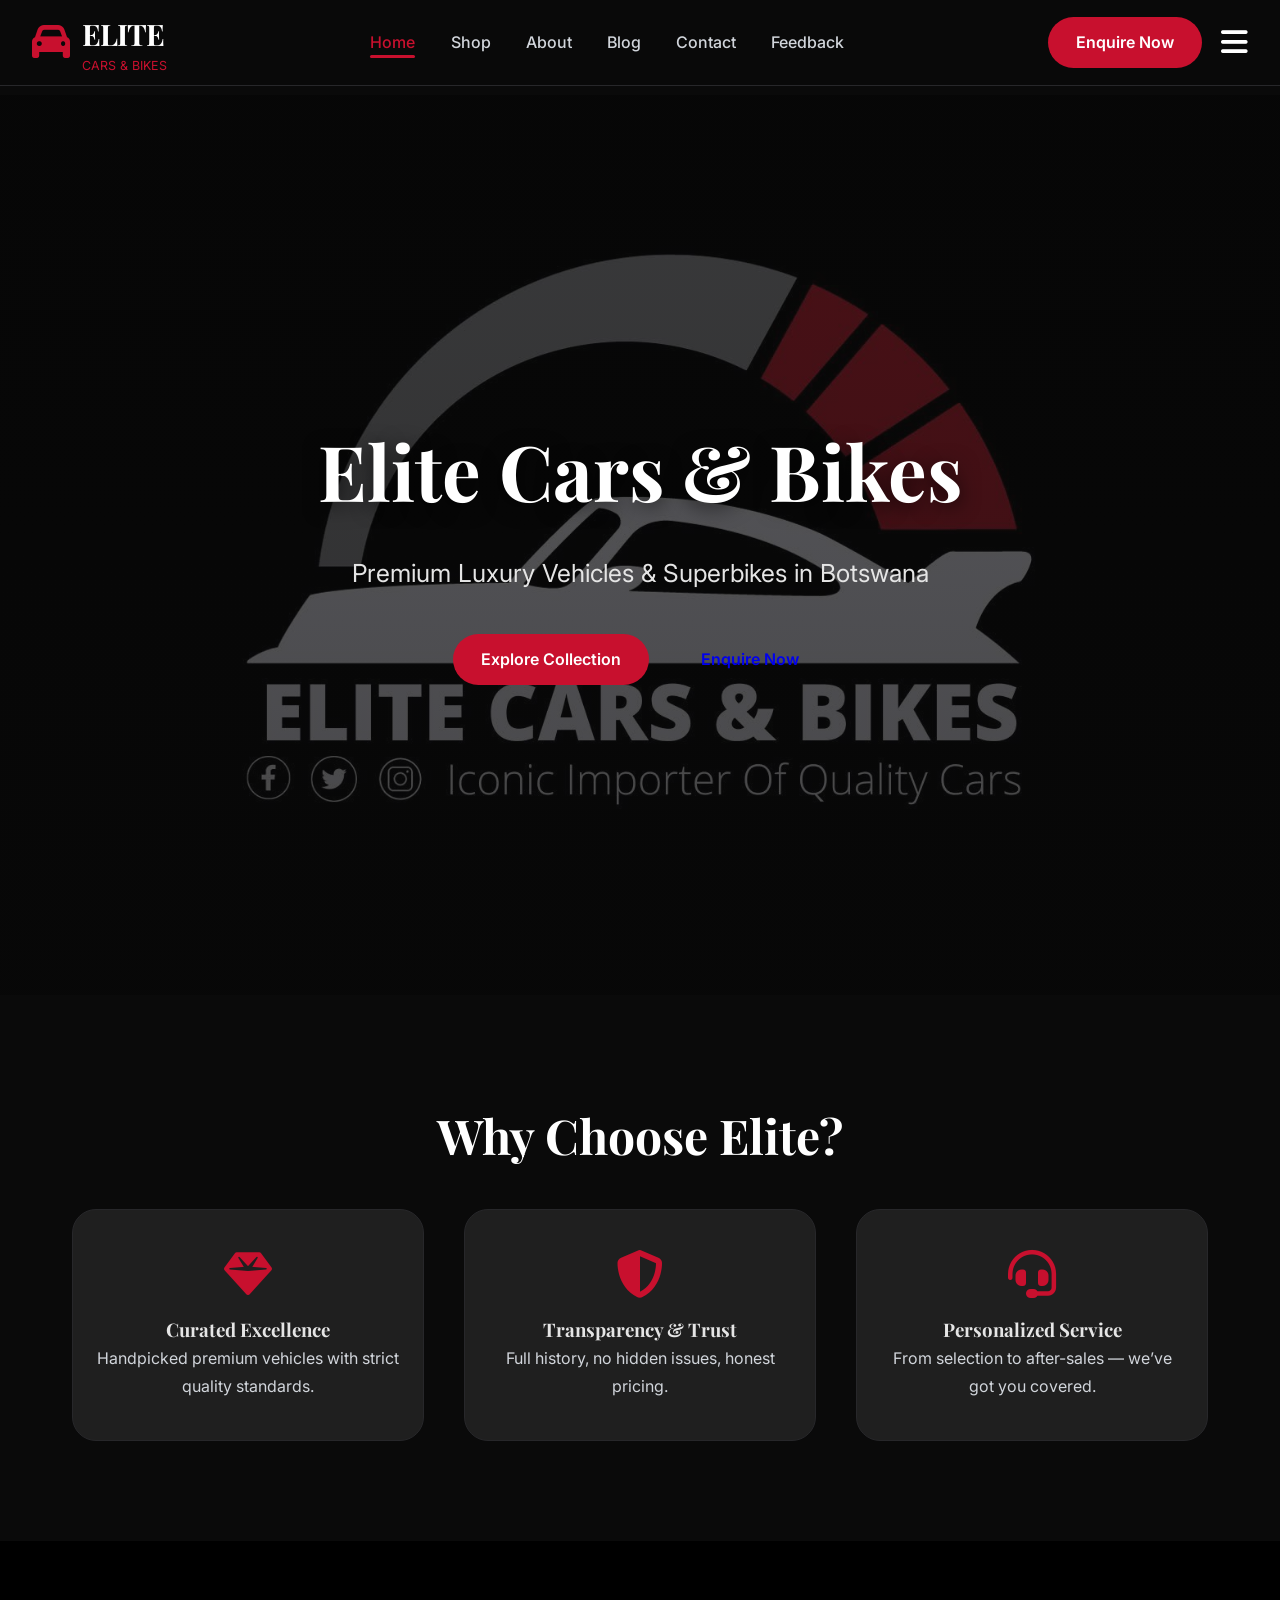
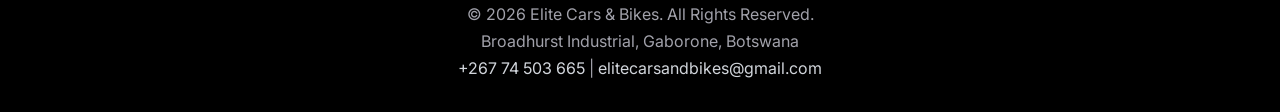
<file: index.html>
<!DOCTYPE html>
<html lang="en">
<head>
  <meta charset="UTF-8">
  <meta name="viewport" content="width=device-width, initial-scale=1.0">
  <meta name="description" content="Elite Cars & Bikes - Premium luxury cars and superbikes in Botswana">
  <title>Elite Cars & Bikes | Luxury Vehicles in Botswana</title>
  <link rel="stylesheet" href="css/style.css">
  <link rel="stylesheet" href="https://cdnjs.cloudflare.com/ajax/libs/font-awesome/6.5.0/css/all.min.css">
</head>
<body>

  <!-- Navbar -->
  <nav class="navbar">
    <div class="nav-container">
      <a href="index.html" class="logo">
        <i class="fas fa-car"></i>
        <div class="logo-text">
          <h1>ELITE</h1>
          <p>CARS & BIKES</p>
        </div>
      </a>

      <ul class="nav-links" id="navLinks">
        <li><a href="index.html" class="nav-link">Home</a></li>
        <li><a href="shop.html" class="nav-link">Shop</a></li>
        <li><a href="about.html" class="nav-link">About</a></li>
        <li><a href="blog.html" class="nav-link">Blog</a></li>
        <li><a href="contact.html" class="nav-link">Contact</a></li>
        <li><a href="feedback.html" class="nav-link">Feedback</a></li>
      </ul>

      <div class="nav-actions">
        <a href="contact.html" class="btn btn-primary">Enquire Now</a>
        <i class="fas fa-bars mobile-menu" id="mobileMenu"></i>
      </div>
    </div>
  </nav>

<header class="hero">
  <div class="hero-content">
    <h1>Elite Cars & Bikes</h1>
    <p class="hero-subtitle">Premium Luxury Vehicles & Superbikes in Botswana</p>
    <div class="hero-buttons">
      <a href="shop.html" class="btn btn-primary">Explore Collection</a>
      <a href="contact.html" class="btn btn-outline">Enquire Now</a>
    </div>
  </div>
</header>

  <!-- Rest of the page -->
  <section class="section">
    <h2 class="section-title">Why Choose Elite?</h2>
    <div style="display:grid; grid-template-columns:repeat(auto-fit, minmax(300px, 1fr)); gap:2.5rem; max-width:1200px; margin:0 auto; padding:0 2rem;">
      <div class="card" style="text-align:center; padding:2.5rem 1.5rem;">
        <i class="fas fa-gem" style="font-size:3rem; color:var(--red); margin-bottom:1rem;"></i>
        <h3>Curated Excellence</h3>
        <p style="color:var(--light-gray);">Handpicked premium vehicles with strict quality standards.</p>
      </div>
      <div class="card" style="text-align:center; padding:2.5rem 1.5rem;">
        <i class="fas fa-shield-alt" style="font-size:3rem; color:var(--red); margin-bottom:1rem;"></i>
        <h3>Transparency & Trust</h3>
        <p style="color:var(--light-gray);">Full history, no hidden issues, honest pricing.</p>
      </div>
      <div class="card" style="text-align:center; padding:2.5rem 1.5rem;">
        <i class="fas fa-headset" style="font-size:3rem; color:var(--red); margin-bottom:1rem;"></i>
        <h3>Personalized Service</h3>
        <p style="color:var(--light-gray);">From selection to after-sales — we’ve got you covered.</p>
      </div>
    </div>
  </section>

  <footer class="footer">
    <div>
      <p>&copy; 2026 Elite Cars & Bikes. All Rights Reserved.</p>
      <p>Broadhurst Industrial, Gaborone, Botswana</p>
      <p>
        <a href="tel:+26774503665">+267 74 503 665</a> | 
        <a href="mailto:elitecarsandbikes@gmail.com">elitecarsandbikes@gmail.com</a>
      </p>
    </div>
  </footer>

  <script>
    const mobileMenu = document.getElementById('mobileMenu');
    const navLinks = document.getElementById('navLinks');

    mobileMenu.addEventListener('click', () => {
      navLinks.classList.toggle('active');
      mobileMenu.classList.toggle('fa-bars');
      mobileMenu.classList.toggle('fa-times');
    });

    // Active nav link
    function setActiveLink() {
      const current = window.location.pathname.split("/").pop() || "index.html";
      document.querySelectorAll('.nav-link').forEach(link => {
        if (link.getAttribute('href') === current) link.classList.add('active');
      });
    }
    window.addEventListener('load', setActiveLink);
  </script>
</body>
</html>
</file>
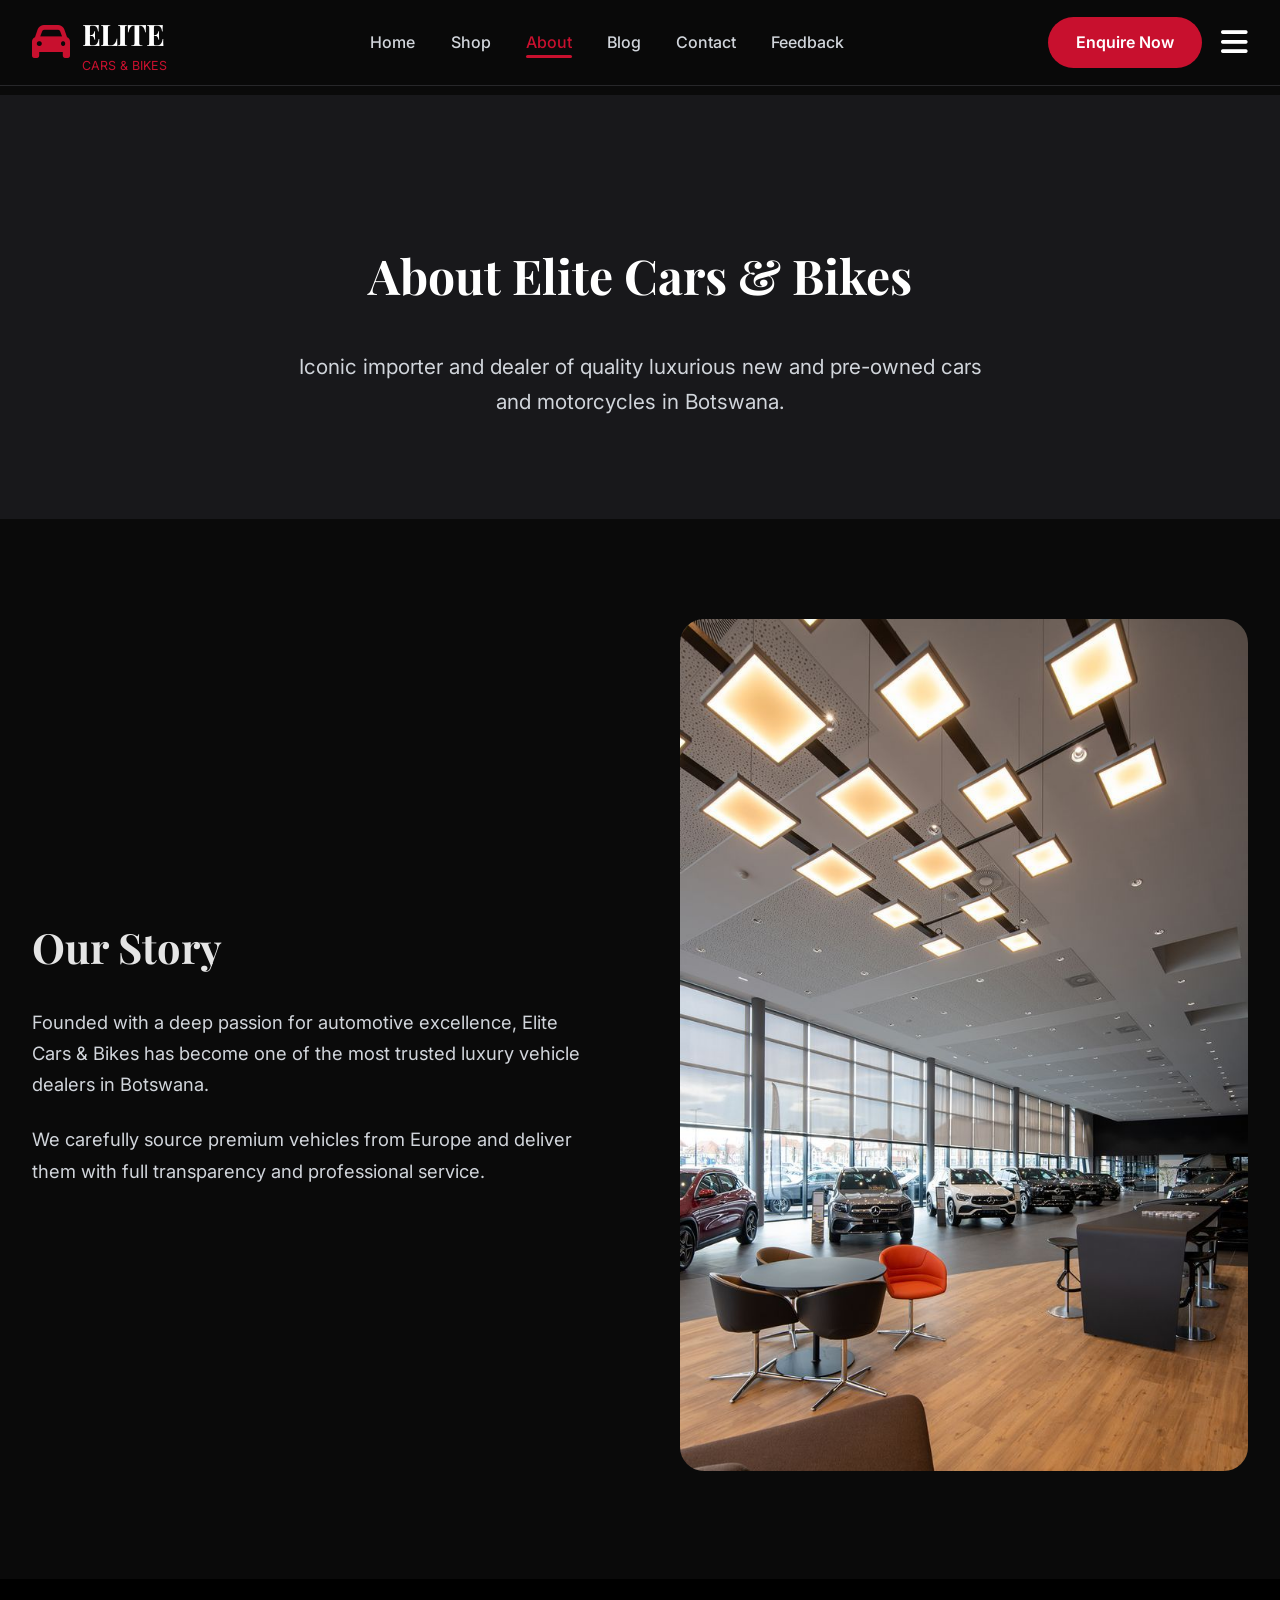
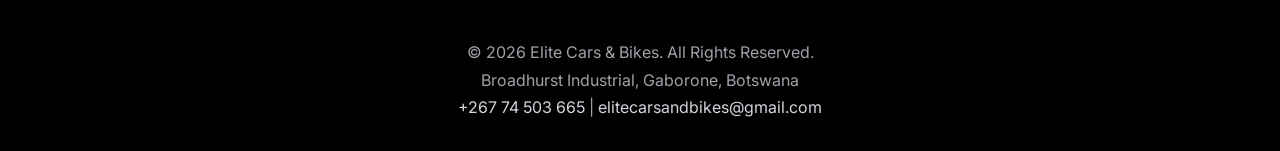
<file: about.html>
<!DOCTYPE html>
<html lang="en">
<head>
  <meta charset="UTF-8">
  <meta name="viewport" content="width=device-width, initial-scale=1.0">
  <title>About Us - Elite Cars & Bikes Botswana</title>
  <link rel="stylesheet" href="css/style.css">
  <link rel="stylesheet" href="https://cdnjs.cloudflare.com/ajax/libs/font-awesome/6.5.0/css/all.min.css">
</head>
<body>

  <nav class="navbar">
  <div class="nav-container">
    <a href="index.html" class="logo">
      <i class="fas fa-car"></i>
      <div class="logo-text">
        <h1>ELITE</h1>
        <p>CARS & BIKES</p>
      </div>
    </a>

    <ul class="nav-links" id="navLinks">
      <li><a href="index.html" class="nav-link">Home</a></li>
      <li><a href="shop.html" class="nav-link">Shop</a></li>
      <li><a href="about.html" class="nav-link">About</a></li>
      <li><a href="blog.html" class="nav-link">Blog</a></li>
      <li><a href="contact.html" class="nav-link">Contact</a></li>
      <li><a href="feedback.html" class="nav-link">Feedback</a></li>
    </ul>

    <div class="nav-actions">
      <a href="contact.html" class="btn btn-primary">Enquire Now</a>
      <i class="fas fa-bars mobile-menu" id="mobileMenu"></i>
    </div>
  </div>
</nav>

  <section class="section" style="background:#18181b; padding-top:140px; text-align:center;">
    <div style="max-width:1280px; margin:0 auto; padding:0 2rem;">
      <h1 class="section-title">About Elite Cars & Bikes</h1>
      <p style="font-size:1.3rem; max-width:700px; margin:0 auto; color:var(--light-gray);">
        Iconic importer and dealer of quality luxurious new and pre-owned cars and motorcycles in Botswana.
      </p>
    </div>
  </section>

  <section class="section">
    <div style="max-width:1280px; margin:0 auto; padding:0 2rem;">
      <div style="display:grid; grid-template-columns:1fr 1fr; gap:5rem; align-items:center;">
        <div>
          <h2 style="font-size:2.6rem; margin-bottom:1.5rem;">Our Story</h2>
          <div class="gold-divider"></div>
          <p style="font-size:1.15rem; color:var(--light-gray); margin-bottom:1.5rem;">
            Founded with a deep passion for automotive excellence, Elite Cars & Bikes has become one of the most trusted luxury vehicle dealers in Botswana.
          </p>
          <p style="font-size:1.15rem; color:var(--light-gray);">
            We carefully source premium vehicles from Europe and deliver them with full transparency and professional service.
          </p>
        </div>
        <div>
          <img src="images/Acoustic gypsum ceilings in Mercedes-Benz showroom.jfif" 
               alt="Elite Showroom" style="width:100%; border-radius:24px;">
        </div>
      </div>
    </div>
  </section>

  <footer class="footer">
    <div>
      <p>&copy; 2026 Elite Cars & Bikes. All Rights Reserved.</p>
      <p>Broadhurst Industrial, Gaborone, Botswana</p>
      <p>
        <a href="tel:+26774503665">+267 74 503 665</a> | 
        <a href="mailto:elitecarsandbikes@gmail.com">elitecarsandbikes@gmail.com</a>
      </p>
    </div>
  </footer>

 <script>
  // Mobile Menu Toggle
  const mobileMenu = document.getElementById('mobileMenu');
  const navLinks = document.getElementById('navLinks');

  mobileMenu.addEventListener('click', () => {
    navLinks.classList.toggle('active');
    mobileMenu.classList.toggle('fa-bars');
    mobileMenu.classList.toggle('fa-times');
  });

  // Highlight Current Page
  function setActiveLink() {
    const currentPage = window.location.pathname.split("/").pop() || "index.html";
    const navItems = document.querySelectorAll('.nav-link');

    navItems.forEach(link => {
      const href = link.getAttribute('href');
      if (href === currentPage) {
        link.classList.add('active');
      }
    });
  }

  // Run when page loads
  window.addEventListener('load', setActiveLink);
</script>
</body>
</html>
</file>
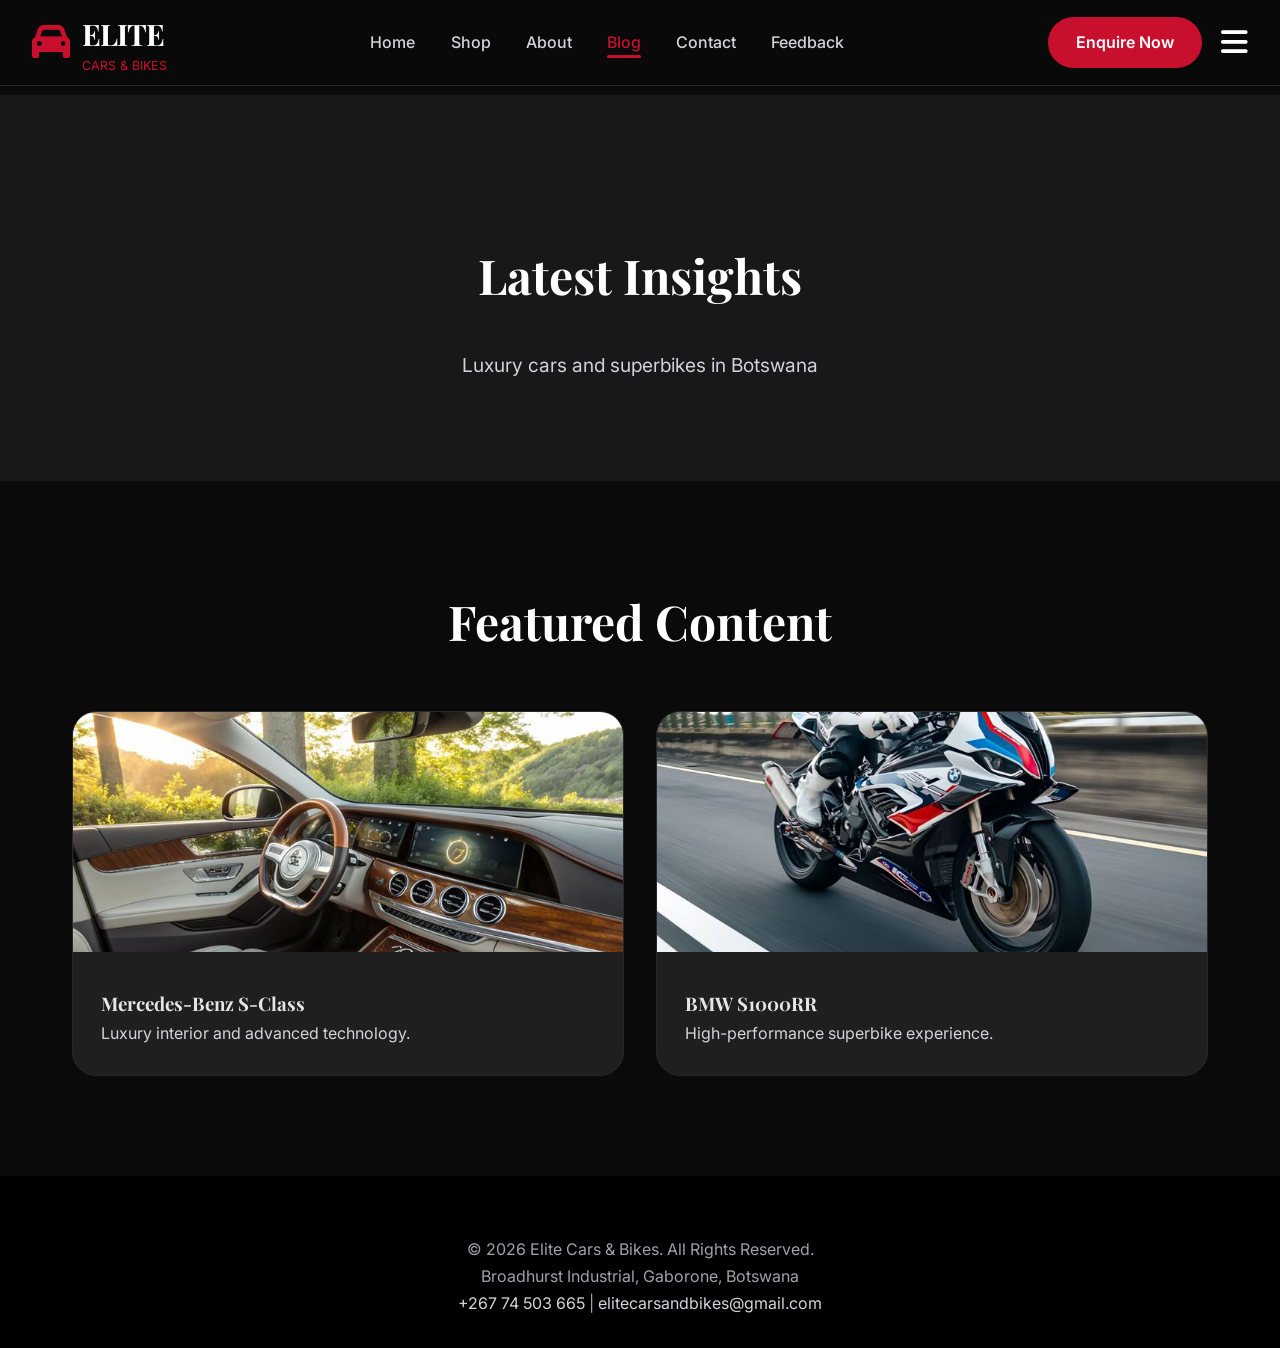
<file: blog.html>
<!DOCTYPE html>
<html lang="en">
<head>
  <meta charset="UTF-8">
  <meta name="viewport" content="width=device-width, initial-scale=1.0">
  <title>Blog - Elite Cars & Bikes</title>
  <link rel="stylesheet" href="css/style.css">
  <link rel="stylesheet" href="https://cdnjs.cloudflare.com/ajax/libs/font-awesome/6.5.0/css/all.min.css">
</head>
<body>

<nav class="navbar">
  <div class="nav-container">
    <a href="index.html" class="logo">
      <i class="fas fa-car"></i>
      <div class="logo-text">
        <h1>ELITE</h1>
        <p>CARS & BIKES</p>
      </div>
    </a>

    <ul class="nav-links" id="navLinks">
      <li><a href="index.html" class="nav-link">Home</a></li>
      <li><a href="shop.html" class="nav-link">Shop</a></li>
      <li><a href="about.html" class="nav-link">About</a></li>
      <li><a href="blog.html" class="nav-link">Blog</a></li>
      <li><a href="contact.html" class="nav-link">Contact</a></li>
      <li><a href="feedback.html" class="nav-link">Feedback</a></li>
    </ul>

    <div class="nav-actions">
      <a href="contact.html" class="btn btn-primary">Enquire Now</a>
      <i class="fas fa-bars mobile-menu" id="mobileMenu"></i>
    </div>
  </div>
</nav>

  <section class="section" style="background:#18181b; padding-top:140px; text-align:center;">
    <div style="max-width:1280px; margin:0 auto; padding:0 2rem;">
      <h1 class="section-title">Latest Insights</h1>
      <p style="color:var(--light-gray); font-size:1.2rem;">Luxury cars and superbikes in Botswana</p>
    </div>
  </section>

  <section class="section">
    <div style="max-width:1200px; margin:0 auto; padding:0 2rem;">
      <h2 class="section-title" style="margin-bottom:3rem;">Featured Content</h2>

      <div style="display:grid; grid-template-columns:repeat(auto-fit, minmax(350px, 1fr)); gap:2rem;">

        <div class="card">
          <img src="images/Mercedes-Benz S-Class interior.jfif" alt="Mercedes S-Class" loading="lazy">
          <div class="card-body">
            <h3>Mercedes-Benz S-Class</h3>
            <p style="color:var(--light-gray);">Luxury interior and advanced technology.</p>
          </div>
        </div>

        <div class="card">
          <img src="images/BMW S1000RR - 2020 Model.jfif" alt="BMW S1000RR" loading="lazy">
          <div class="card-body">
            <h3>BMW S1000RR</h3>
            <p style="color:var(--light-gray);">High-performance superbike experience.</p>
          </div>
        </div>

      </div>
    </div>
  </section>

  <footer class="footer">
    <div>
      <p>&copy; 2026 Elite Cars & Bikes. All Rights Reserved.</p>
      <p>Broadhurst Industrial, Gaborone, Botswana</p>
      <p>
        <a href="tel:+26774503665">+267 74 503 665</a> | 
        <a href="mailto:elitecarsandbikes@gmail.com">elitecarsandbikes@gmail.com</a>
      </p>
    </div>
  </footer>

  <script>
  // Mobile Menu Toggle
  const mobileMenu = document.getElementById('mobileMenu');
  const navLinks = document.getElementById('navLinks');

  mobileMenu.addEventListener('click', () => {
    navLinks.classList.toggle('active');
    mobileMenu.classList.toggle('fa-bars');
    mobileMenu.classList.toggle('fa-times');
  });

  // Highlight Current Page
  function setActiveLink() {
    const currentPage = window.location.pathname.split("/").pop() || "index.html";
    const navItems = document.querySelectorAll('.nav-link');

    navItems.forEach(link => {
      const href = link.getAttribute('href');
      if (href === currentPage) {
        link.classList.add('active');
      }
    });
  }

  // Run when page loads
  window.addEventListener('load', setActiveLink);
</script>
</body>
</html>
</file>
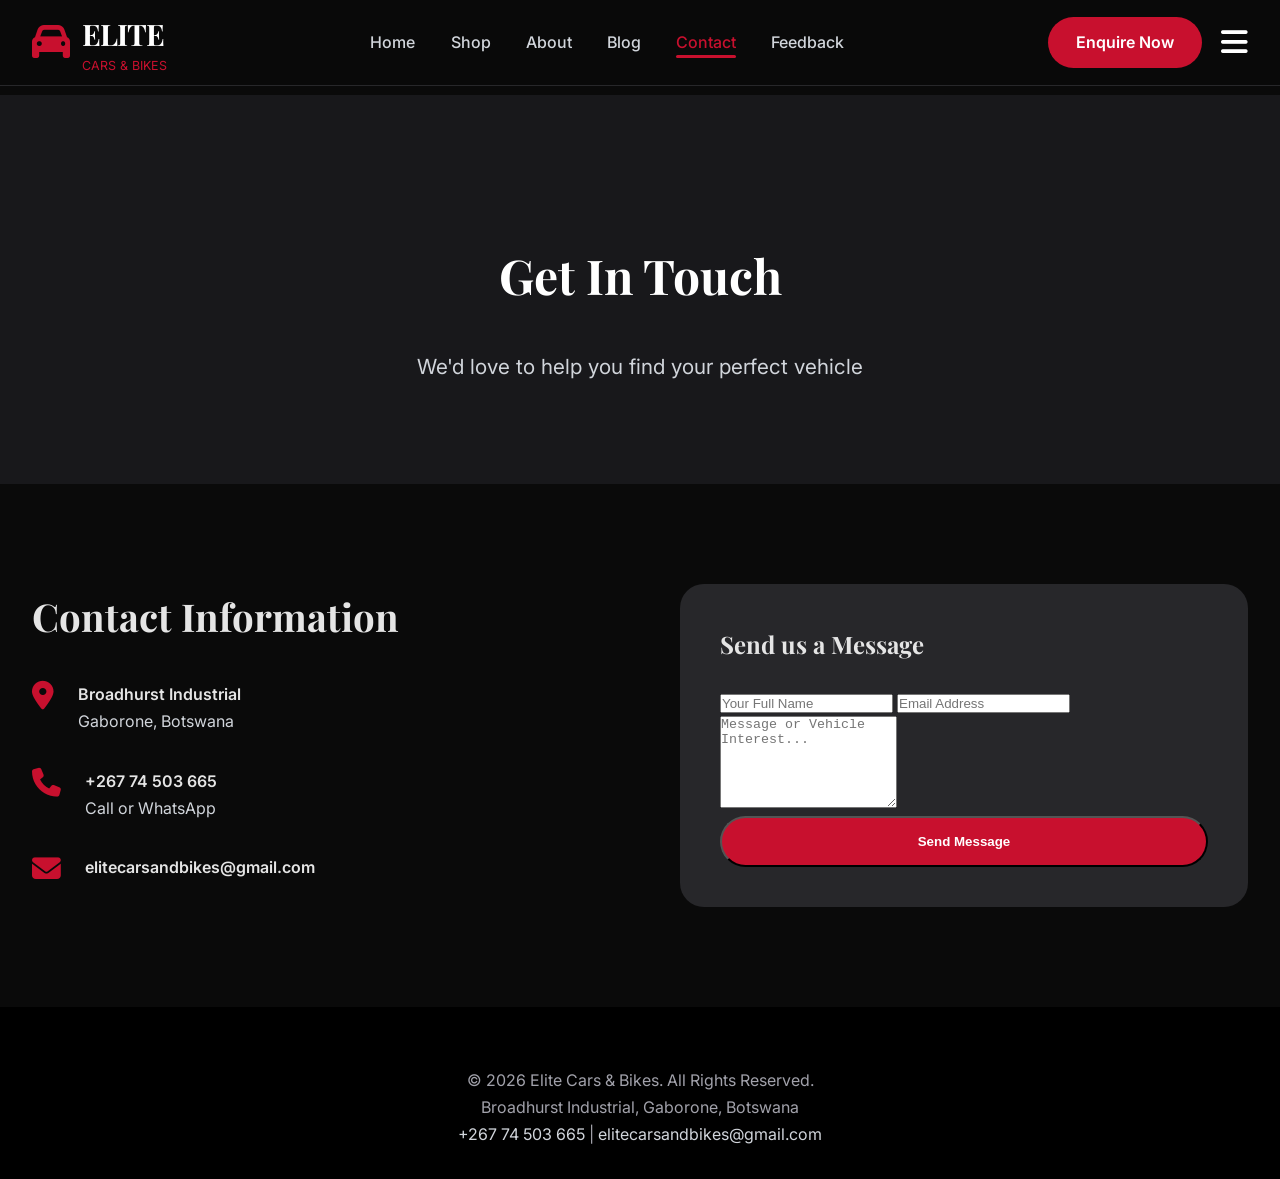
<file: contact.html>
<!DOCTYPE html>
<html lang="en">
<head>
  <meta charset="UTF-8">
  <meta name="viewport" content="width=device-width, initial-scale=1.0">
  <meta name="description" content="Contact Elite Cars & Bikes in Gaborone for luxury vehicle enquiries.">
  <title>Contact Us - Elite Cars & Bikes</title>
  <link rel="stylesheet" href="css/style.css">
  <link rel="stylesheet" href="https://cdnjs.cloudflare.com/ajax/libs/font-awesome/6.5.0/css/all.min.css">
</head>
<body>

<nav class="navbar">
  <div class="nav-container">
    <a href="index.html" class="logo">
      <i class="fas fa-car"></i>
      <div class="logo-text">
        <h1>ELITE</h1>
        <p>CARS & BIKES</p>
      </div>
    </a>

    <ul class="nav-links" id="navLinks">
      <li><a href="index.html" class="nav-link">Home</a></li>
      <li><a href="shop.html" class="nav-link">Shop</a></li>
      <li><a href="about.html" class="nav-link">About</a></li>
      <li><a href="blog.html" class="nav-link">Blog</a></li>
      <li><a href="contact.html" class="nav-link">Contact</a></li>
      <li><a href="feedback.html" class="nav-link">Feedback</a></li>
    </ul>

    <div class="nav-actions">
      <a href="contact.html" class="btn btn-primary">Enquire Now</a>
      <i class="fas fa-bars mobile-menu" id="mobileMenu"></i>
    </div>
  </div>
</nav>

  <section class="section" style="background:#18181b; padding-top:140px; text-align:center;">
    <div style="max-width:1280px; margin:0 auto; padding:0 2rem;">
      <h1 class="section-title">Get In Touch</h1>
      <p style="font-size:1.3rem; color:var(--light-gray);">We'd love to help you find your perfect vehicle</p>
    </div>
  </section>

  <section class="section">
    <div style="max-width:1280px; margin:0 auto; padding:0 2rem;">
      <div style="display:grid; grid-template-columns:1fr 1fr; gap:5rem; align-items:start;">

        <!-- Contact Info -->
        <div>
          <h2 style="font-size:2.4rem; margin-bottom:2rem;">Contact Information</h2>
          
          <div style="display:flex; gap:1.5rem; margin-bottom:2rem;">
            <i class="fas fa-map-marker-alt" style="font-size:1.8rem; color:var(--red);"></i>
            <div>
              <p style="font-weight:600;">Broadhurst Industrial</p>
              <p style="color:var(--light-gray);">Gaborone, Botswana</p>
            </div>
          </div>

          <div style="display:flex; gap:1.5rem; margin-bottom:2rem;">
            <i class="fas fa-phone" style="font-size:1.8rem; color:var(--red);"></i>
            <div>
              <p style="font-weight:600;">+267 74 503 665</p>
              <p style="color:var(--light-gray);">Call or WhatsApp</p>
            </div>
          </div>

          <div style="display:flex; gap:1.5rem;">
            <i class="fas fa-envelope" style="font-size:1.8rem; color:var(--red);"></i>
            <div>
              <p style="font-weight:600;">elitecarsandbikes@gmail.com</p>
            </div>
          </div>
        </div>

        <!-- Contact Form -->
        <div style="background:#27272a; padding:2.5rem; border-radius:24px;">
          <h2 style="margin-bottom:1.5rem;">Send us a Message</h2>
          <form onsubmit="event.preventDefault(); alert('Thank you! Your message has been received.');">
            <input type="text" placeholder="Your Full Name" required>
            <input type="email" placeholder="Email Address" required>
            <textarea placeholder="Message or Vehicle Interest..." rows="6" required></textarea>
            <button type="submit" class="btn btn-primary" style="width:100%; padding:16px;">Send Message</button>
          </form>
        </div>

      </div>
    </div>
  </section>

  <footer class="footer">
    <div>
      <p>&copy; 2026 Elite Cars & Bikes. All Rights Reserved.</p>
      <p>Broadhurst Industrial, Gaborone, Botswana</p>
      <p>
        <a href="tel:+26774503665">+267 74 503 665</a> | 
        <a href="mailto:elitecarsandbikes@gmail.com">elitecarsandbikes@gmail.com</a>
      </p>
    </div>
  </footer>

  <script>
  // Mobile Menu Toggle
  const mobileMenu = document.getElementById('mobileMenu');
  const navLinks = document.getElementById('navLinks');

  mobileMenu.addEventListener('click', () => {
    navLinks.classList.toggle('active');
    mobileMenu.classList.toggle('fa-bars');
    mobileMenu.classList.toggle('fa-times');
  });

  // Highlight Current Page
  function setActiveLink() {
    const currentPage = window.location.pathname.split("/").pop() || "index.html";
    const navItems = document.querySelectorAll('.nav-link');

    navItems.forEach(link => {
      const href = link.getAttribute('href');
      if (href === currentPage) {
        link.classList.add('active');
      }
    });
  }

  // Run when page loads
  window.addEventListener('load', setActiveLink);
</script>
</body>
</html>
</file>
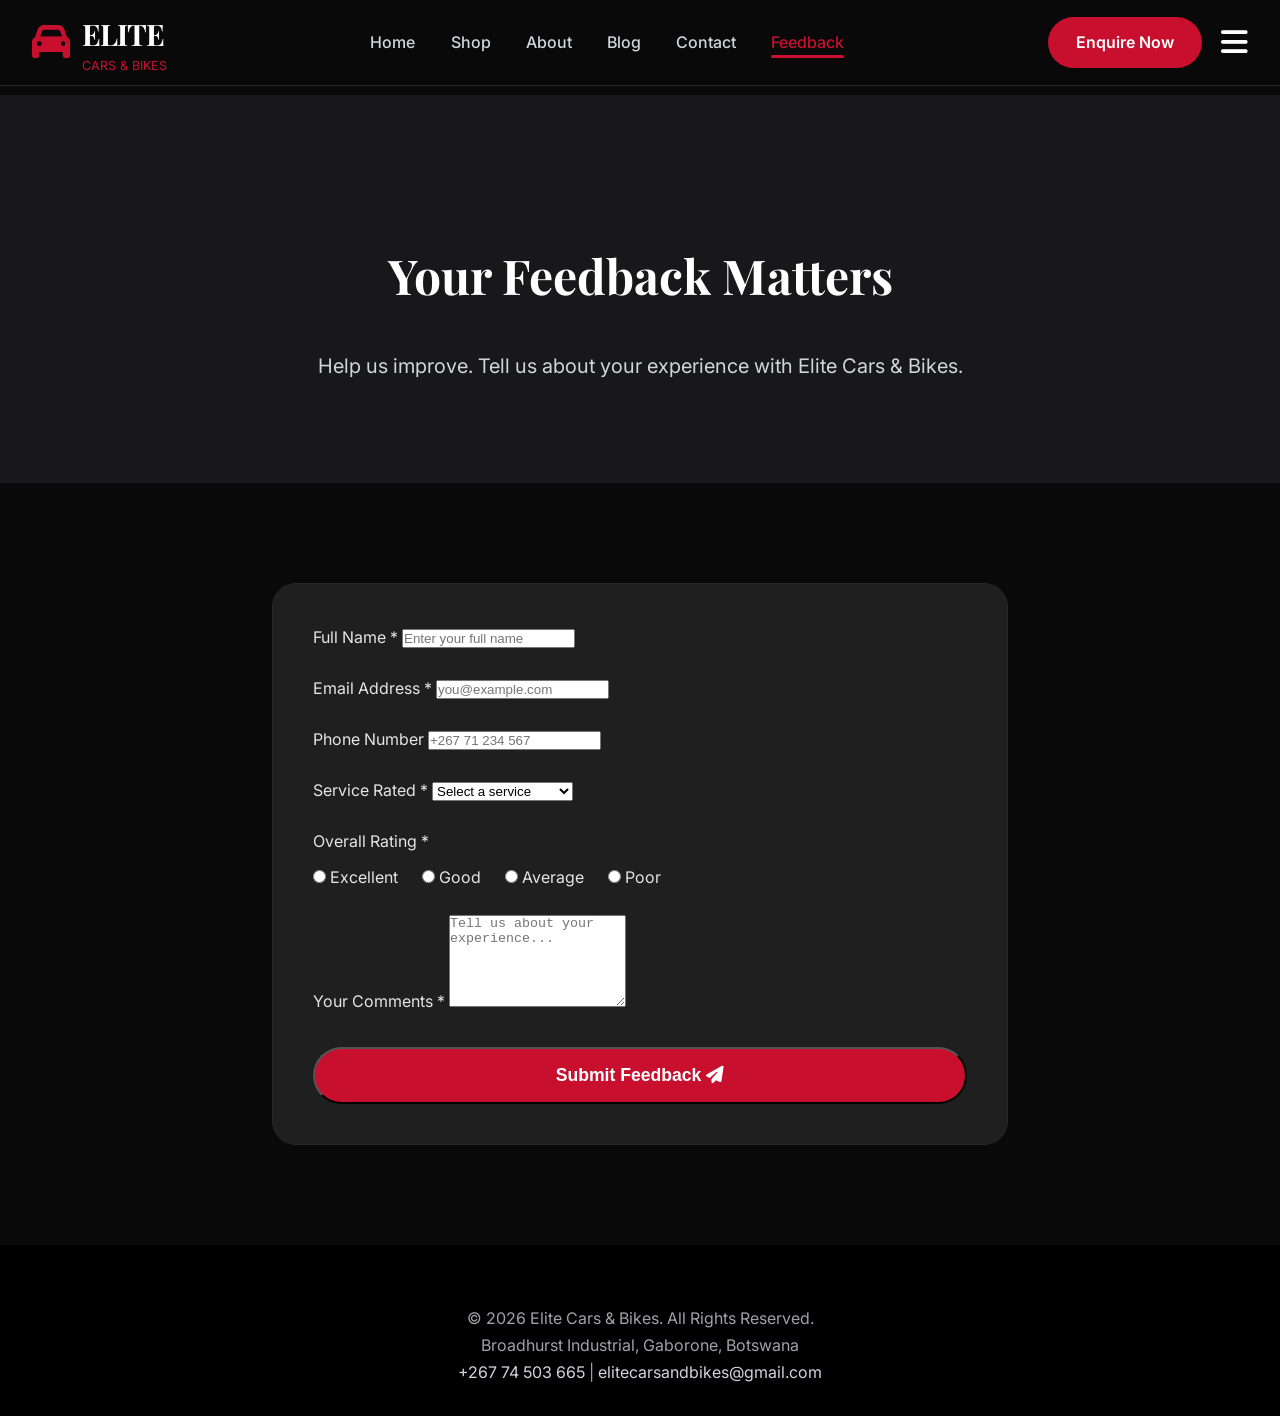
<file: feedback.html>
<!DOCTYPE html>
<html lang="en">
<head>
  <meta charset="UTF-8">
  <meta name="viewport" content="width=device-width, initial-scale=1.0">
  <meta name="description" content="Share your feedback with Elite Cars & Bikes in Botswana">
  <title>Feedback - Elite Cars & Bikes</title>
  <link rel="stylesheet" href="css/style.css">
  <link rel="stylesheet" href="https://cdnjs.cloudflare.com/ajax/libs/font-awesome/6.5.0/css/all.min.css">
</head>
<body>

<nav class="navbar">
  <div class="nav-container">
    <a href="index.html" class="logo">
      <i class="fas fa-car"></i>
      <div class="logo-text">
        <h1>ELITE</h1>
        <p>CARS & BIKES</p>
      </div>
    </a>

    <ul class="nav-links" id="navLinks">
      <li><a href="index.html" class="nav-link">Home</a></li>
      <li><a href="shop.html" class="nav-link">Shop</a></li>
      <li><a href="about.html" class="nav-link">About</a></li>
      <li><a href="blog.html" class="nav-link">Blog</a></li>
      <li><a href="contact.html" class="nav-link">Contact</a></li>
      <li><a href="feedback.html" class="nav-link">Feedback</a></li>
    </ul>

    <div class="nav-actions">
      <a href="contact.html" class="btn btn-primary">Enquire Now</a>
      <i class="fas fa-bars mobile-menu" id="mobileMenu"></i>
    </div>
  </div>
</nav>

  <section class="section" style="background:#18181b; padding-top:140px; text-align:center;">
    <div style="max-width:1280px; margin:0 auto; padding:0 2rem;">
      <h1 class="section-title">Your Feedback Matters</h1>
      <p style="font-size:1.25rem; color:var(--light-gray); max-width:700px; margin:0 auto;">
        Help us improve. Tell us about your experience with Elite Cars & Bikes.
      </p>
    </div>
  </section>

  <section class="section">
    <div style="max-width:800px; margin:0 auto; padding:0 2rem;">
      <div class="card">
        <div class="card-body" style="padding:2.5rem;">
          <form id="feedbackForm" onsubmit="event.preventDefault(); alert('Thank you for your feedback! We appreciate your input.'); this.reset();">
            
            <div style="margin-bottom:1.5rem;">
              <label for="name">Full Name *</label>
              <input type="text" id="name" required placeholder="Enter your full name">
            </div>

            <div style="margin-bottom:1.5rem;">
              <label for="email">Email Address *</label>
              <input type="email" id="email" required placeholder="you@example.com">
            </div>

            <div style="margin-bottom:1.5rem;">
              <label for="phone">Phone Number</label>
              <input type="tel" id="phone" placeholder="+267 71 234 567">
            </div>

            <div style="margin-bottom:1.5rem;">
              <label for="service">Service Rated *</label>
              <select id="service" required>
                <option value="">Select a service</option>
                <option value="car-sales">Car Sales</option>
                <option value="bike-sales">Motorcycle Sales</option>
                <option value="servicing">Vehicle Servicing</option>
                <option value="imports">Import Service</option>
                <option value="website">Website Experience</option>
              </select>
            </div>

            <div style="margin-bottom:1.5rem;">
              <label>Overall Rating *</label>
              <div style="display:flex; gap:1.5rem; margin-top:0.5rem; flex-wrap:wrap;">
                <label><input type="radio" name="rating" value="5" required> Excellent</label>
                <label><input type="radio" name="rating" value="4"> Good</label>
                <label><input type="radio" name="rating" value="3"> Average</label>
                <label><input type="radio" name="rating" value="2"> Poor</label>
              </div>
            </div>

            <div style="margin-bottom:2rem;">
              <label for="message">Your Comments *</label>
              <textarea id="message" rows="6" required placeholder="Tell us about your experience..."></textarea>
            </div>

            <button type="submit" class="btn btn-primary" style="width:100%; padding:16px; font-size:1.1rem;">
              Submit Feedback <i class="fas fa-paper-plane"></i>
            </button>

          </form>
        </div>
      </div>
    </div>
  </section>

  <footer class="footer">
    <div>
      <p>&copy; 2026 Elite Cars & Bikes. All Rights Reserved.</p>
      <p>Broadhurst Industrial, Gaborone, Botswana</p>
      <p>
        <a href="tel:+26774503665">+267 74 503 665</a> | 
        <a href="mailto:elitecarsandbikes@gmail.com">elitecarsandbikes@gmail.com</a>
      </p>
    </div>
  </footer>

  <script>
  // Mobile Menu Toggle
  const mobileMenu = document.getElementById('mobileMenu');
  const navLinks = document.getElementById('navLinks');

  mobileMenu.addEventListener('click', () => {
    navLinks.classList.toggle('active');
    mobileMenu.classList.toggle('fa-bars');
    mobileMenu.classList.toggle('fa-times');
  });

  // Highlight Current Page
  function setActiveLink() {
    const currentPage = window.location.pathname.split("/").pop() || "index.html";
    const navItems = document.querySelectorAll('.nav-link');

    navItems.forEach(link => {
      const href = link.getAttribute('href');
      if (href === currentPage) {
        link.classList.add('active');
      }
    });
  }

  // Run when page loads
  window.addEventListener('load', setActiveLink);
</script>
</body>
</html>
</file>
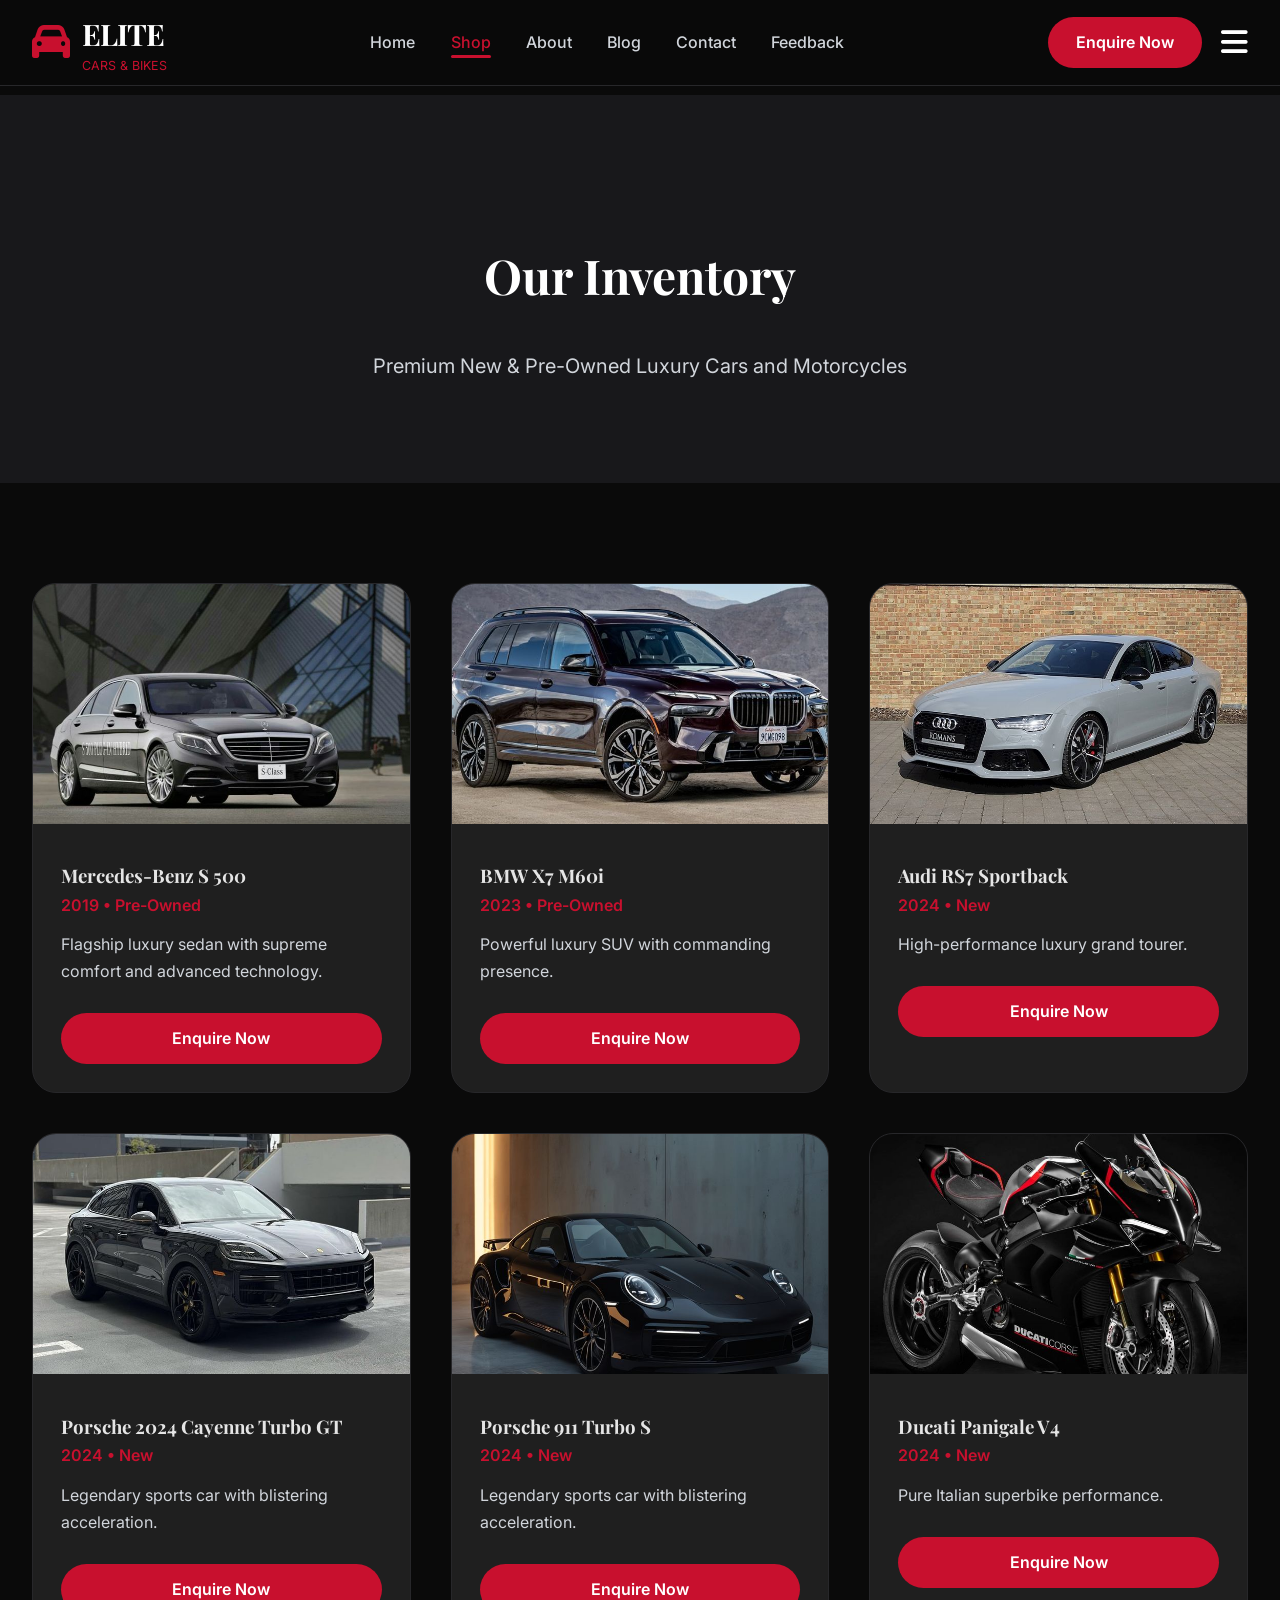
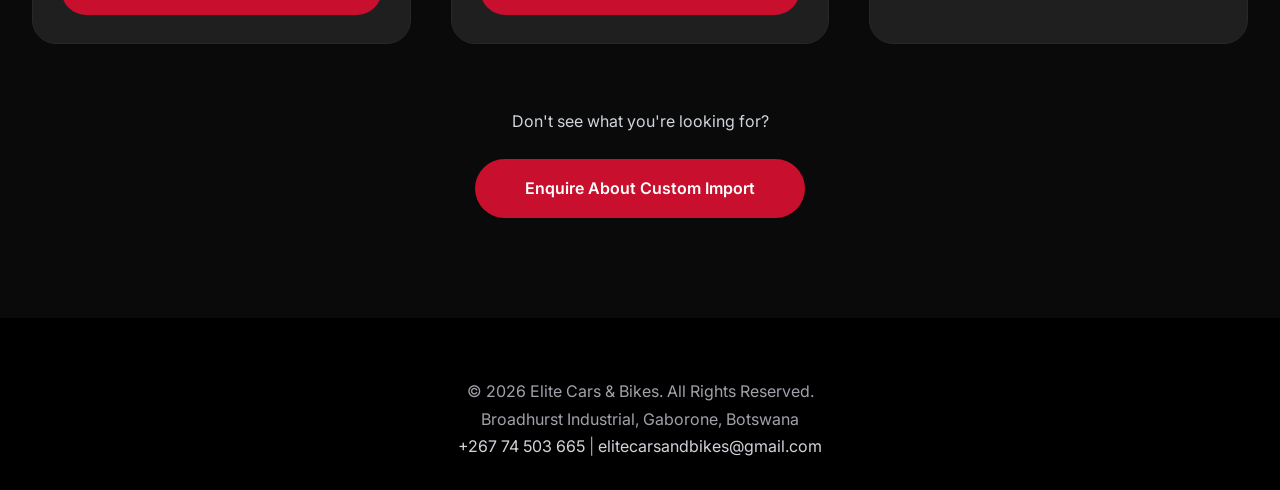
<file: shop.html>
<!DOCTYPE html>
<html lang="en">
<head>
  <meta charset="UTF-8">
  <meta name="viewport" content="width=device-width, initial-scale=1.0">
  <meta name="description" content="Browse premium luxury cars and superbikes in Botswana">
  <title>Shop - Elite Cars & Bikes</title>
  <link rel="stylesheet" href="css/style.css">
  <link rel="stylesheet" href="https://cdnjs.cloudflare.com/ajax/libs/font-awesome/6.5.0/css/all.min.css">
</head>
<body>

<nav class="navbar">
  <div class="nav-container">
    <a href="index.html" class="logo">
      <i class="fas fa-car"></i>
      <div class="logo-text">
        <h1>ELITE</h1>
        <p>CARS & BIKES</p>
      </div>
    </a>

    <ul class="nav-links" id="navLinks">
      <li><a href="index.html" class="nav-link">Home</a></li>
      <li><a href="shop.html" class="nav-link">Shop</a></li>
      <li><a href="about.html" class="nav-link">About</a></li>
      <li><a href="blog.html" class="nav-link">Blog</a></li>
      <li><a href="contact.html" class="nav-link">Contact</a></li>
      <li><a href="feedback.html" class="nav-link">Feedback</a></li>
    </ul>

    <div class="nav-actions">
      <a href="contact.html" class="btn btn-primary">Enquire Now</a>
      <i class="fas fa-bars mobile-menu" id="mobileMenu"></i>
    </div>
  </div>
</nav>

  <section class="section" style="background:#18181b; padding-top:140px; text-align:center;">
    <div style="max-width:1280px; margin:0 auto; padding:0 2rem;">
      <h1 class="section-title">Our Inventory</h1>
      <p style="font-size:1.25rem; color:var(--light-gray);">Premium New & Pre-Owned Luxury Cars and Motorcycles</p>
    </div>
  </section>

  <section class="section">
    <div style="max-width:1280px; margin:0 auto; padding:0 2rem;">
      <div style="display:grid; grid-template-columns:repeat(auto-fit, minmax(340px, 1fr)); gap:2.5rem;">

        <!-- Cars -->
        <div class="card">
          <img src="images/s500.jfif" alt="Mercedes-Benz S 500" loading="lazy">
          <div class="card-body">
            <h3>Mercedes-Benz S 500</h3>
            <p style="color:var(--red); font-weight:600;">2019 • Pre-Owned</p>
            <p style="color:var(--light-gray); margin:12px 0;">Flagship luxury sedan with supreme comfort and advanced technology.</p>
            <a href="contact.html" class="btn btn-primary" style="margin-top:1rem; width:100%;">Enquire Now</a>
          </div>
        </div>

        <div class="card">
          <img src="images/BMW X7 M60i [US] 2023.jfif" alt="BMW X7 M60i" loading="lazy">
          <div class="card-body">
            <h3>BMW X7 M60i</h3>
            <p style="color:var(--red); font-weight:600;">2023 • Pre-Owned</p>
            <p style="color:var(--light-gray); margin:12px 0;">Powerful luxury SUV with commanding presence.</p>
            <a href="contact.html" class="btn btn-primary" style="margin-top:1rem; width:100%;">Enquire Now</a>
          </div>
        </div>

        <div class="card">
          <img src="images/Audi RS7 Sportback Performance.jfif" alt="Audi RS7" loading="lazy">
          <div class="card-body">
            <h3>Audi RS7 Sportback</h3>
            <p style="color:var(--red); font-weight:600;">2024 • New</p>
            <p style="color:var(--light-gray); margin:12px 0;">High-performance luxury grand tourer.</p>
            <a href="contact.html" class="btn btn-primary" style="margin-top:1rem; width:100%;">Enquire Now</a>
          </div>
        </div>

         <div class="card">
          <img src="images/Porsche 2024 Cayenne Turbo GT.jfif" alt="Porsche 2024 Cayenne Turbo GT" loading="lazy">
          <div class="card-body">
            <h3>Porsche 2024 Cayenne Turbo GT</h3>
            <p style="color:var(--red); font-weight:600;">2024 • New</p>
            <p style="color:var(--light-gray); margin:12px 0;">Legendary sports car with blistering acceleration.</p>
            <a href="contact.html" class="btn btn-primary" style="margin-top:1rem; width:100%;">Enquire Now</a>
          </div>
        </div>

        <div class="card">
          <img src="images/Porsche 911 Turbo S in a Modern Minimalist Setting.jfif" alt="Porsche 911 Turbo S" loading="lazy">
          <div class="card-body">
            <h3>Porsche 911 Turbo S</h3>
            <p style="color:var(--red); font-weight:600;">2024 • New</p>
            <p style="color:var(--light-gray); margin:12px 0;">Legendary sports car with blistering acceleration.</p>
            <a href="contact.html" class="btn btn-primary" style="margin-top:1rem; width:100%;">Enquire Now</a>
          </div>
        </div>

        <!-- Motorcycles -->
        <div class="card">
          <img src="images/Ducati Panigale V4 SP.jfif" alt="Ducati Panigale V4" loading="lazy">
          <div class="card-body">
            <h3>Ducati Panigale V4</h3>
            <p style="color:var(--red); font-weight:600;">2024 • New</p>
            <p style="color:var(--light-gray); margin:12px 0;">Pure Italian superbike performance.</p>
            <a href="contact.html" class="btn btn-primary" style="margin-top:1rem; width:100%;">Enquire Now</a>
          </div>
        </div>

      </div>

      <div style="text-align:center; margin-top:4rem;">
        <p style="color:var(--light-gray); margin-bottom:1.5rem;">Don't see what you're looking for?</p>
        <a href="contact.html" class="btn btn-primary" style="padding:16px 50px;">Enquire About Custom Import</a>
      </div>
    </div>
  </section>

  <footer class="footer">
    <div>
      <p>&copy; 2026 Elite Cars & Bikes. All Rights Reserved.</p>
      <p>Broadhurst Industrial, Gaborone, Botswana</p>
      <p>
        <a href="tel:+26774503665">+267 74 503 665</a> | 
        <a href="mailto:elitecarsandbikes@gmail.com">elitecarsandbikes@gmail.com</a>
      </p>
    </div>
  </footer>

 <script>
  // Mobile Menu Toggle
  const mobileMenu = document.getElementById('mobileMenu');
  const navLinks = document.getElementById('navLinks');

  mobileMenu.addEventListener('click', () => {
    navLinks.classList.toggle('active');
    mobileMenu.classList.toggle('fa-bars');
    mobileMenu.classList.toggle('fa-times');
  });

  // Highlight Current Page
  function setActiveLink() {
    const currentPage = window.location.pathname.split("/").pop() || "index.html";
    const navItems = document.querySelectorAll('.nav-link');

    navItems.forEach(link => {
      const href = link.getAttribute('href');
      if (href === currentPage) {
        link.classList.add('active');
      }
    });
  }

  // Run when page loads
  window.addEventListener('load', setActiveLink);
</script>
</body>
</html>
</file>
<file: css/style.css>
/* css/style.css - Elite Cars & Bikes */
@import url('https://fonts.googleapis.com/css2?family=Inter:wght@400;500;600&family=Playfair+Display:wght@700&display=swap');

:root {
  --red: #c8102e;
  --red-accent: #e63939;
  --dark: #0a0a0a;
  --dark-gray: #1f1f1f;
  --gray: #a1a1aa;
  --light-gray: #d1d5db;
  --off-white: #e5e5e5;
}

* {
  margin: 0;
  padding: 0;
  box-sizing: border-box;
}

body {
  font-family: 'Inter', system-ui, sans-serif;
  background-color: var(--dark);
  color: var(--off-white);
  line-height: 1.7;
  padding-top: 95px;
}

h1, h2, h3, h4 {
  font-family: 'Playfair Display', sans-serif;
  font-weight: 700;
}


.navbar {
  position: fixed;
  top: 0;
  left: 0;
  width: 100%;
  background: rgba(10, 10, 10, 0.98);
  backdrop-filter: blur(12px);
  border-bottom: 1px solid #27272a;
  z-index: 1000;
}

.nav-container {
  max-width: 1280px;
  margin: 0 auto;
  padding: 1.25rem 2rem;
  display: flex;
  align-items: center;
  justify-content: space-between;
  height: 85px;
}

.logo {
  display: flex;
  align-items: center;
  gap: 12px;
  text-decoration: none;
  color: white;
}

.logo i {
  font-size: 2.4rem;
  color: var(--red);
}

.logo-text h1 {
  font-size: 1.85rem;
  letter-spacing: -1px;
}

.logo-text p {
  font-size: 0.78rem;
  color: var(--red);
  margin-top: -4px;
}

.nav-links {
  display: flex;
  gap: 2.2rem;
  list-style: none;
}

.nav-links a {
  color: var(--light-gray);
  text-decoration: none;
  font-weight: 500;
  transition: color 0.3s;
}

.nav-links a:hover {
  color: var(--red);
}

.nav-actions {
  display: flex;
  align-items: center;
  gap: 1.2rem;
}

.mobile-menu {
  display: none;
  font-size: 1.9rem;
  color: white;
  cursor: pointer;
}

/* Buttons */
.btn {
  padding: 12px 28px;
  border-radius: 9999px;
  font-weight: 600;
  text-decoration: none;
  display: inline-block;
  transition: all 0.3s;
  text-align: center;
}

.btn-primary {
  background: var(--red);
  color: white;
}

.btn-primary:hover {
  background: var(--red-accent);
  transform: translateY(-2px);
}

/* General */
.section {
  padding: 100px 0;
}

.section-title {
  font-size: 3rem;
  text-align: center;
  margin-bottom: 2rem;
  color: white;
}

.card {
  background: var(--dark-gray);
  border-radius: 24px;
  overflow: hidden;
  transition: all 0.4s ease;
  border: 1px solid #27272a;
}

.card:hover {
  transform: translateY(-15px);
  box-shadow: 0 20px 40px rgba(200, 16, 46, 0.2);
}

.card img, .card video {
  width: 100%;
  height: 240px;
  object-fit: cover;
}

.card-body {
  padding: 1.75rem;
}

.footer {
  background: #000;
  padding: 60px 0 30px;
  text-align: center;
  color: var(--gray);
}

.footer a {
  color: var(--light-gray);
  text-decoration: none;
}

.footer a:hover {
  color: var(--red);
}


@media (max-width: 992px) {
  .nav-links {
    position: fixed;
    top: 85px;
    left: -100%;
    width: 100%;
    height: calc(100vh - 85px);
    background: #0a0a0a;
    flex-direction: column;
    align-items: center;
    padding-top: 80px;
    gap: 2.5rem;
    transition: all 0.4s ease;
  }

  .nav-links.active {
    left: 0;
  }

  .mobile-menu {
    display: block;
  }

  .section-title {
    font-size: 2.5rem;
  }
}

@media (max-width: 576px) {
  .logo-text h1 {
    font-size: 1.6rem;
  }
  body {
    padding-top: 80px;
  }
}

.nav-links a.active {
  color: var(--red);
  position: relative;
}

.nav-links a.active::after {
  content: '';
  position: absolute;
  bottom: -6px;
  left: 0;
  width: 100%;
  height: 3px;
  background: var(--red);
  border-radius: 3px;
}

.hero {
  height: 100vh;
  min-height: 650px;
  background-image: 
    linear-gradient(rgba(10, 10, 10, 0.65), rgba(10, 10, 10, 0.75)),
    url('../images/hero.jpeg');   
  background-position: center;
  background-size: cover;
  background-repeat: no-repeat;
  display: flex;
  align-items: center;
  position: relative;
  color: white;
}

.hero-content {
  max-width: 1100px;
  margin: 0 auto;
  padding: 0 2rem;
  text-align: center;
  z-index: 2;
  position: relative;
}

.hero h1 {
  font-size: 4.8rem;
  margin-bottom: 1rem;
  text-shadow: 0 4px 20px rgba(0, 0, 0, 0.7);
}

.hero-subtitle {
  font-size: 1.55rem;
  max-width: 720px;
  margin: 0 auto 2.5rem;
  color: #e5e5e5;
}

.hero-buttons {
  display: flex;
  gap: 1.5rem;
  justify-content: center;
  flex-wrap: wrap;
}

/* Mobile Adjustments */
@media (max-width: 768px) {
  .hero h1 {
    font-size: 3.4rem;
  }
  .hero-subtitle {
    font-size: 1.25rem;
  }
}
</file>
